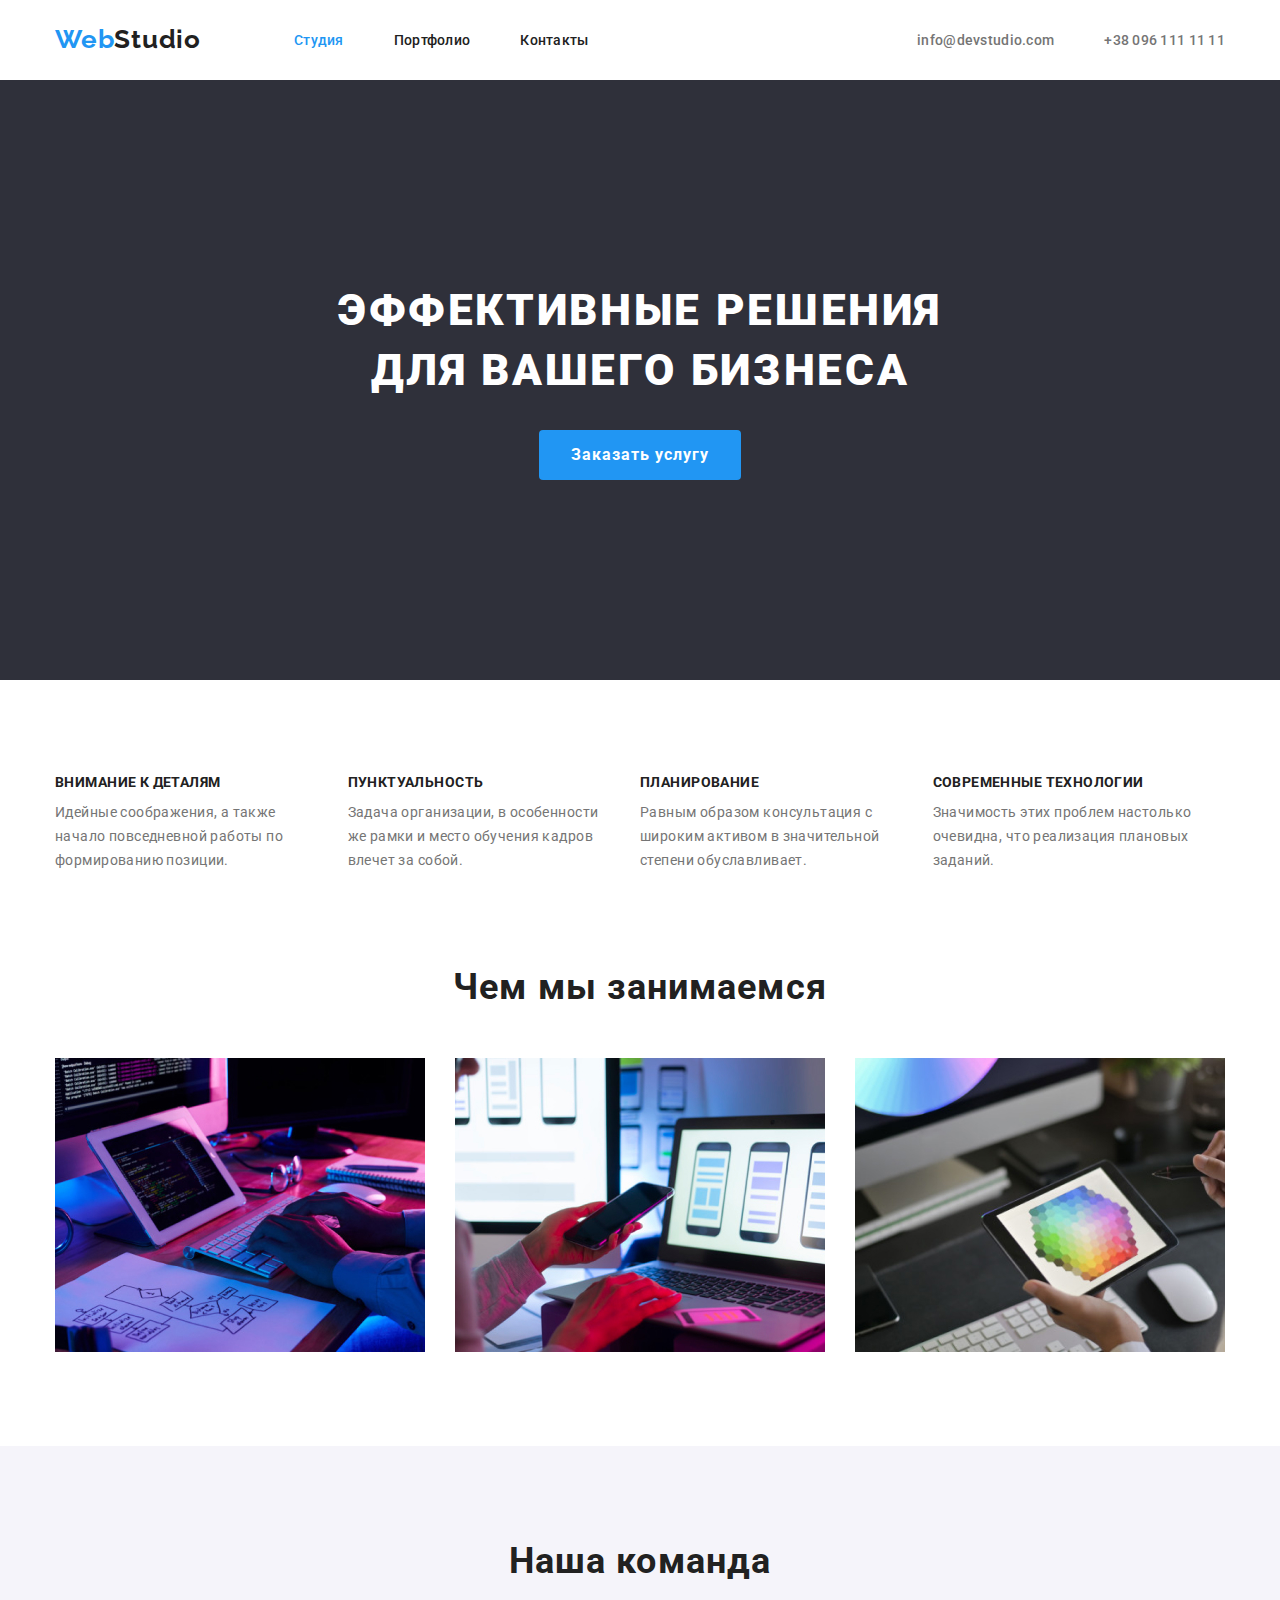
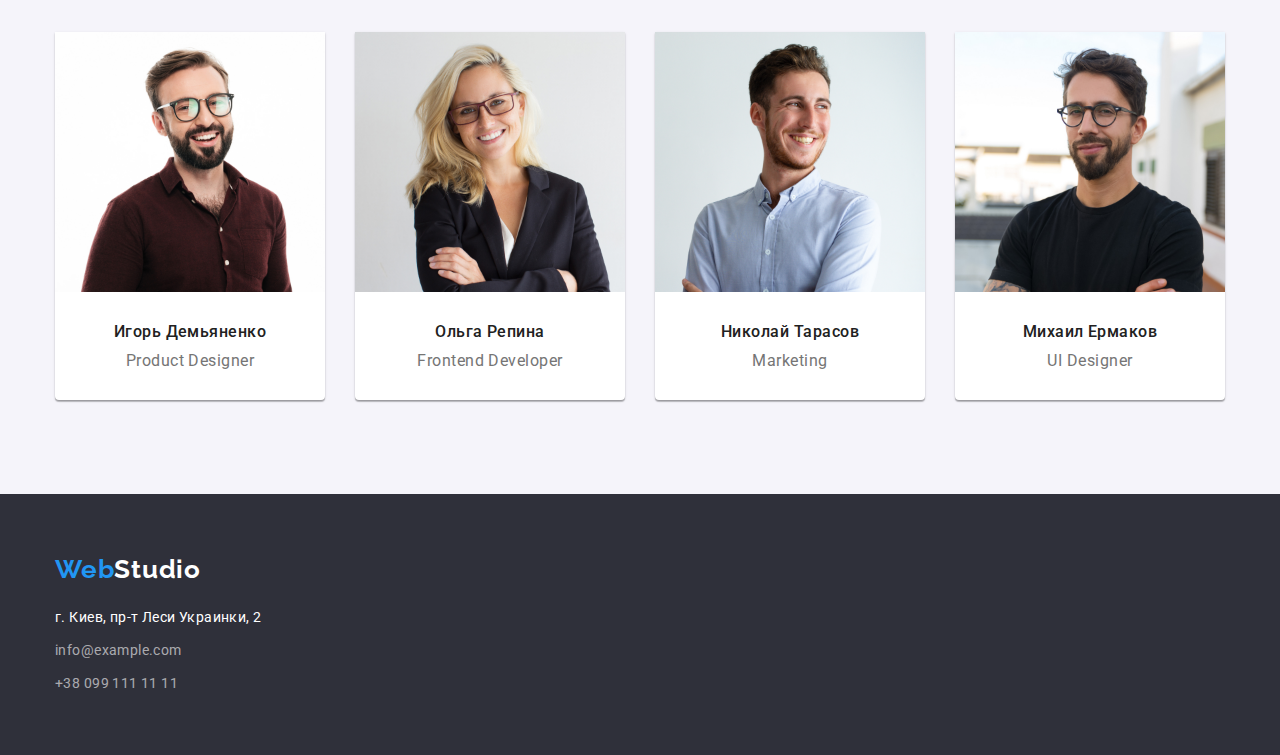
<file: index.html>
<!DOCTYPE html>
<html lang="ru">

<head>
    <meta charset="UTF-8">
    <meta http-equiv="X-UA-Compatible" content="IE=edge">
    <meta name="viewport" content="width=device-width, initial-scale=1.0">
    <title>WebStudio</title>

    <link rel="preconnect" href="https://fonts.googleapis.com">
    <link rel="preconnect" href="https://fonts.gstatic.com" crossorigin>
    <link
        href="https://fonts.googleapis.com/css2?family=Raleway:wght@700&family=Roboto:wght@400;500;700;900&display=swap"
        rel="stylesheet">

    <link
        rel="stylesheet"
        href="https://cdnjs.cloudflare.com/ajax/libs/modern-normalize/1.1.0/modern-normalize.min.css"/>

    <link rel="stylesheet" href="./css/common.css">
    <link rel="stylesheet" href="./css/main.css">
</head>

<body class="body">

    <header class="page-header">
        <div class="conteiner header">
            <a href="./index.html" class="logo"><span class="web"> Web</span><span class="studio-header">Studio</span>
            </a>

            <nav class="site-nav">
                <ul class="nav-list">
                    <li class="nav-list-item"><a href="./index.html" class="link current">Студия</a> </li>
                    <li class="nav-list-item"><a href="./portfolio.html" class="link">Портфолио</a> </li>
                    <li class="nav-list-item"><a href="" class="link">Контакты</a> </li>
                </ul>
            </nav>
            
            <ul class="header-contacts">
                <li class="header-contacts-item"><a href="" class="link">info@devstudio.com</a> </li>
                <li class="header-contacts-item"><a href="" class="link">+38 096 111 11 11</a> </li>
            </ul>
        </div>

    </header>


    <main class="main">
        <!-- секция-1 -->
        <section class="hero">
            <div class="conteiner">
                <h1 class="hero-title">Эффективные решения <br> для вашего бизнеса</h1>
                <a href="" class="hero-button">Заказать услугу</a>
            </div>
        </section>
        
        <!-- секция-2 -->
        <section class="our-benefits common-padding">
            <div class="conteiner">
                <h2 class="section-title section-title-hidden">Наши преимущества</h2>
                
                <ul class="benefits">
                    <li class="benefits-item">
                        <h3 class="benefits-item-title">Внимание к деталям</h3>
                        <p class="benefits-item-text">Идейные соображения, а также начало повседневной работы по формированию
                            позиции.</p>
                    </li>
                    <li class="benefits-item">
                        <h3 class="benefits-item-title">Пунктуальность</h3>
                        <p class="benefits-item-text">Задача организации, в особенности же рамки и место обучения кадров влечет за
                            собой.
                        </p>
                    </li>
                    <li class="benefits-item">
                        <h3 class="benefits-item-title">Планирование</h3>
                        <p class="benefits-item-text">Равным образом консультация с широким активом в значительной степени
                            обуславливает.
                        </p>
                    </li>
                    <li class="benefits-item">
                        <h3 class="benefits-item-title">Современные технологии</h3>
                        <p class="benefits-item-text">Значимость этих проблем настолько очевидна, что реализация плановых заданий.
                        </p>
                    </li>
                </ul>

            </div>
        
        
            <div class="conteiner">
                <div class="our-benefits-bottom ">
                    <h2 class="section-title ">Чем мы занимаемся</h2>
                    <ul class="wwd">
                        <li class="wwd-item">
                            <img src="./images/img1.jpg" alt="Десктопные приложения" width="370">
                        </li>
                        <li class="wwd-item">
                            <img src="./images/img2.jpg" alt="Мобильные приложения" width="370">
                        </li>
                        <li class="wwd-item">
                            <img src="./images/img3.jpg" alt="Дизайнерские решения" width="370">
                        </li>
                    </ul>
                </div>    
            </div>
            
        
        </section>
        
        <!-- секция-3 -->
        <section class="section-our-team common-padding">
            <div class="conteiner">
                <h2 class="section-title">Наша команда</h2>
                <ul class="team-list">
                    <li class="team-list-item">
                        <img src="./images/ot-01.jpg" alt="фото дизайнера" width="270">
                        <h3 class="name">Игорь Демьяненко</h3>
                        <p class="position">Product Designer</p>
                    </li>
                    <li class="team-list-item">
                        <img src="./images/ot-02.jpg" alt="фото разработчика" width="270">
                        <h3 class="name">Ольга Репина</h3>
                        <p class="position">Frontend Developer</p>
                    </li>
                    <li class="team-list-item">
                        <img src="./images/ot-03.jpg" alt="фото маркетолога" width="270">
                        <h3 class="name">Николай Тарасов</h3>
                        <p class="position">Marketing</p>
                    </li>
                    <li class="team-list-item">
                        <img src="./images/ot-04.jpg" alt="фото дизайнера" width="270">
                        <h3 class="name">Михаил Ермаков</h3>
                        <p class="position">UI Designer</p>
                    </li>
                </ul>
            
            </div>
            
        </section>


            

    </main>


    <footer class="footer">
        <div class="conteiner">
            <a href="./index.html" class="logo"><span class="web"> Web</span><span class="studio-footer">Studio</span> </a>
            <address class="footer-city">
                г. Киев, пр-т Леси Украинки, 2
            </address>
            
            <address class="footer-contacts">
                <ul class="contact-list">
                    <li class="contact-item">
                        <p>info@example.com</p>
                    </li>
                    <li class="contact-item">
                        <p>+38 099 111 11 11</p>
                    </li>
            
                </ul>
            </address>
        </div>
    </footer>

</body>

</html>
</file>
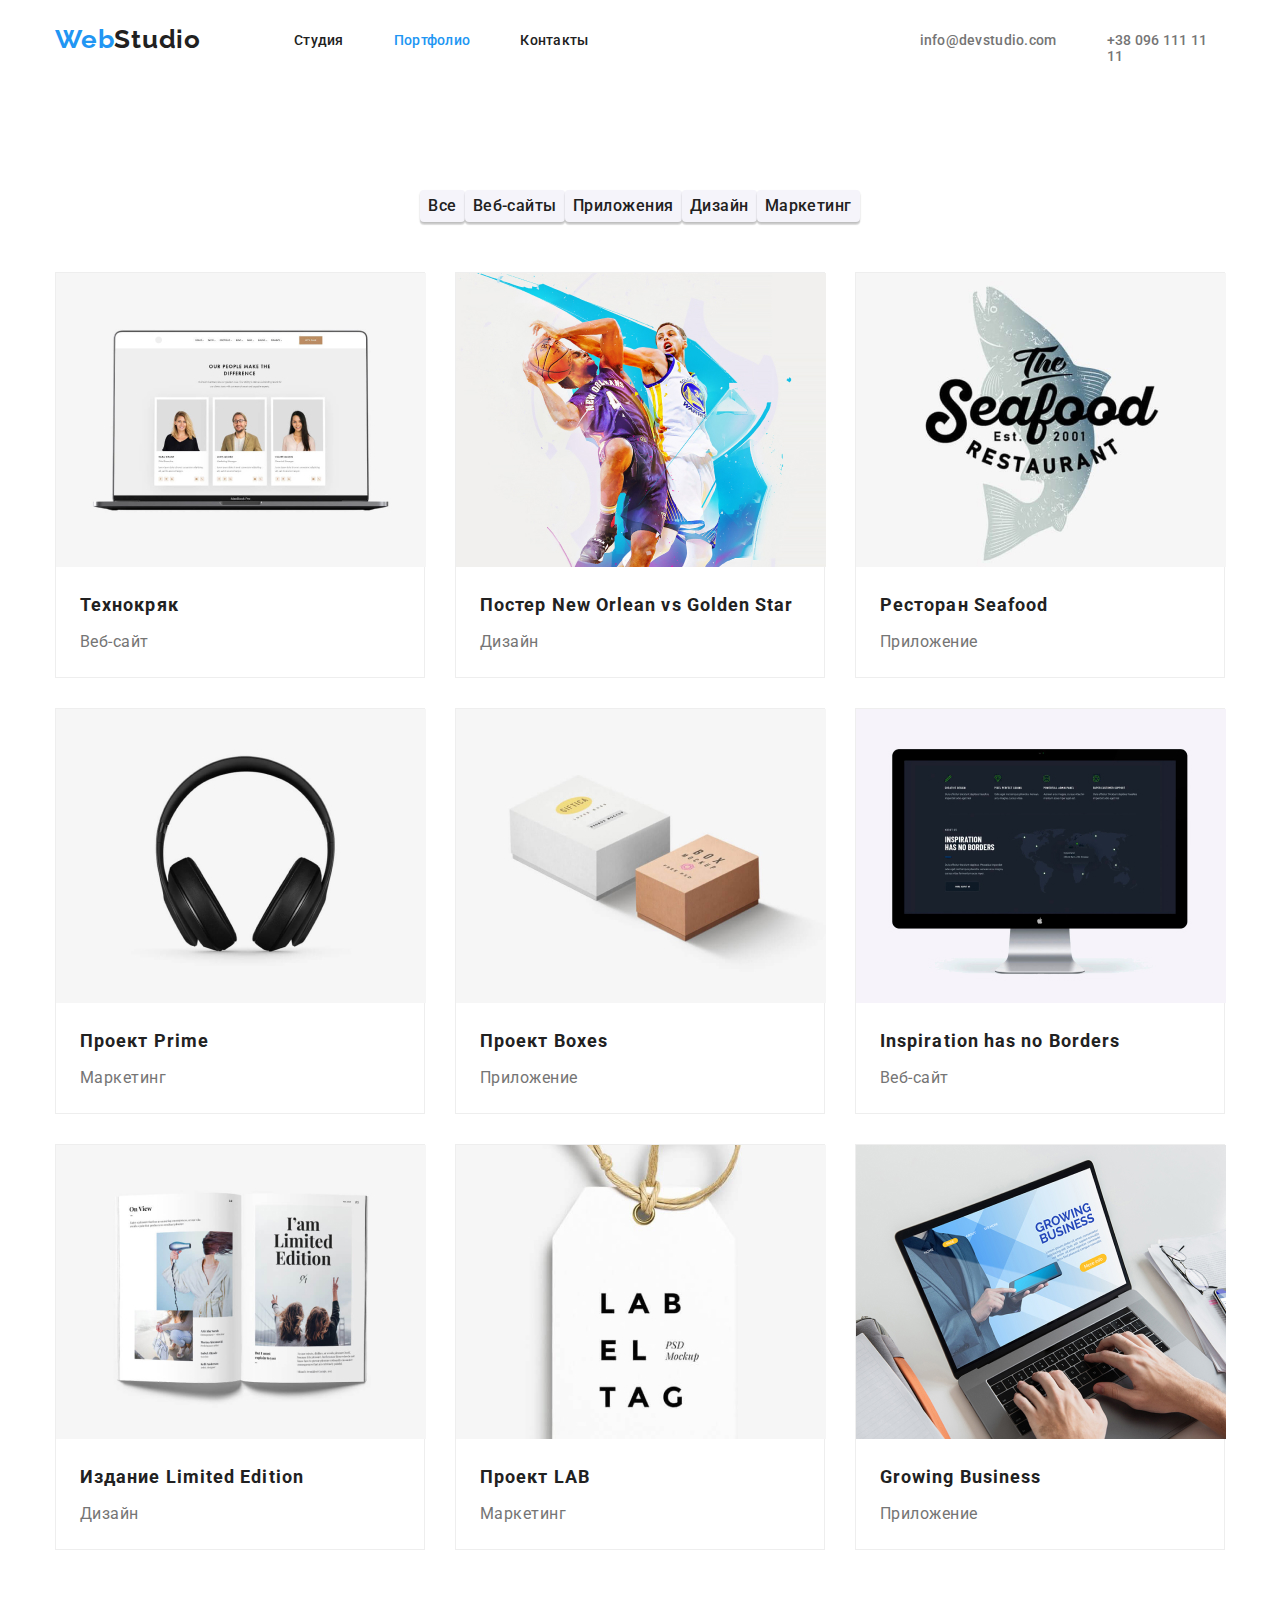
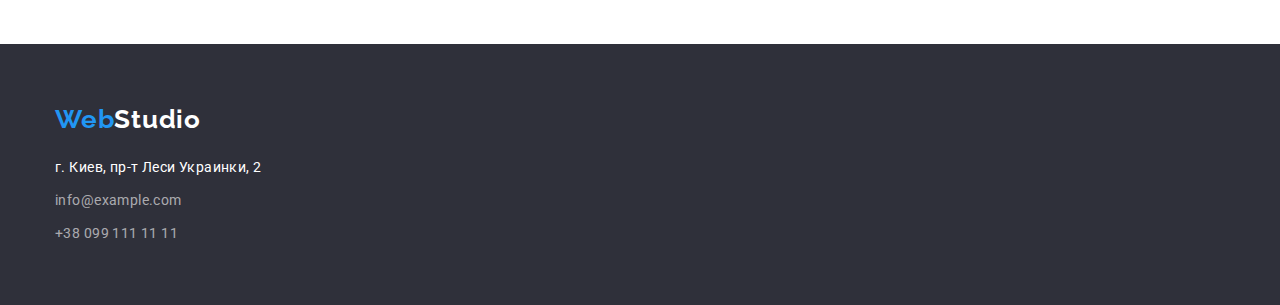
<file: portfolio.html>
<!DOCTYPE html>
<html lang="en">

<head>
    <meta charset="UTF-8">
    <meta http-equiv="X-UA-Compatible" content="IE=edge">
    <meta name="viewport" content="width=device-width, initial-scale=1.0">
    <title>Portfolio</title>

    <link rel="preconnect" href="https://fonts.googleapis.com">
    <link rel="preconnect" href="https://fonts.gstatic.com" crossorigin>
    <link
        href="https://fonts.googleapis.com/css2?family=Raleway:wght@700&family=Roboto:wght@400;500;700;900&display=swap"
        rel="stylesheet">

    <link 
        rel="stylesheet" 
        href="https://cdnjs.cloudflare.com/ajax/libs/modern-normalize/1.1.0/modern-normalize.min.css" />

    <link rel="stylesheet" href="./css/common.css">
    <link rel="stylesheet" href="./css/portfolio.css">
</head>

<body class="body">

    <header class="page-header">
        <div class="conteiner header">
            <a href="./index.html" class="logo"><span class="web"> Web</span><span class="studio-header">Studio</span>
            </a>

            <nav class="site-nav">
                <ul class="nav-list">
                    <li class="nav-list-item"><a href="./index.html" class="link">Студия</a> </li>
                    <li class="nav-list-item"><a href="./portfolio.html" class="link current">Портфолио</a> </li>
                    <li class="nav-list-item"><a href="" class="link">Контакты</a> </li>
                </ul>
            </nav>

            <ul class="header-contacts">
                <li class="header-contacts-item"><a href="" class="link">info@devstudio.com</a> </li>
                <li class="header-contacts-item"><a href="" class="link">+38 096 111 11 11</a> </li>
            </ul>
        </div>

    </header>

    <main class="main">
        <div class="conteiner">
            <section class="our-projects">
                <h1 class="title">Our projects</h1>
                <ul class="nav">
                    <li class="nav-item"><button type="button" class="projects-buttom">Все</button></li>
                    <li class="nav-item"><button type="button" class="projects-buttom">Веб-сайты</button></li>
                    <li class="nav-item"><button type="button" class="projects-buttom">Приложения</button></li>
                    <li class="nav-item"><button type="button" class="projects-buttom">Дизайн</button></li>
                    <li class="nav-item"><button type="button" class="projects-buttom">Маркетинг</button></li>
                </ul>

                <div class="projects">
                    <ul class="projects-item">
                        <li class="item">
                            <a href="">
                                <img src="./images/porf1.jpg" alt="Фото проекта" width="370">
                                <h2 class="project-title">Технокряк</h2>
                                <p class="project-filter">Веб-сайт</p>
                                <!-- <p class="project-text">Технокряк это современная площадка распространения коронавируса.
                                    Компании используют эту
                                    платформу для цифрового
                                    шпионажа и атак на защищённые сервера конкурентов.</p> -->
                            </a>
                        </li>
                        <li class="item">
                            <a href="">
                                <img src="./images/porf2.jpg" alt="Фото проекта" width="370">
                                <h2 class="project-title">Постер New Orlean vs Golden Star</h2>
                                <p class="project-filter">Дизайн</p>
                                <!-- <p class="project-text">Технокряк это современная площадка распространения коронавируса.
                                    Компании используют эту
                                    платформу для цифрового
                                    шпионажа и атак на защищённые сервера конкурентов.</p> -->
                            </a>
                        </li>
                        <li class="item">
                            <a href="">
                                <img src="./images/porf3.jpg" alt="Фото проекта" width="370">
                                <h2 class="project-title">Ресторан Seafood</h2>
                                <p class="project-filter">Приложение</p>
                                <!-- <p class="project-text">Технокряк это современная площадка распространения коронавируса.
                                    Компании используют эту
                                    платформу для цифрового
                                    шпионажа и атак на защищённые сервера конкурентов.</p> -->
                            </a>
                        </li>
                        <li class="item">
                            <a href="">
                                <img src="./images/porf4.jpg" alt="Фото проекта" width="370">
                                <h2 class="project-title">Проект Prime</h2>
                                <p class="project-filter">Маркетинг</p>
                                <!-- <p class="project-text">Технокряк это современная площадка распространения коронавируса.
                                    Компании используют эту
                                    платформу для цифрового
                                    шпионажа и атак на защищённые сервера конкурентов.</p> -->
                            </a>
                        </li>
                        <li class="item">
                            <a href="">
                                <img src="./images/porf5.jpg" alt="Фото проекта" width="370">
                                <h2 class="project-title">Проект Boxes</h2>
                                <p class="project-filter">Приложение</p>
                                <!-- <p class="project-text">Технокряк это современная площадка распространения коронавируса.
                                    Компании используют эту
                                    платформу для цифрового
                                    шпионажа и атак на защищённые сервера конкурентов.</p> -->
                            </a>
                        </li>
                        <li class="item">
                            <a href="">
                                <img src="./images/porf6.jpg" alt="Фото проекта" width="370">
                                <h2 class="project-title">Inspiration has no Borders</h2>
                                <p class="project-filter">Веб-сайт</p>
                                <!-- <p class="project-text">Технокряк это современная площадка распространения коронавируса.
                                    Компании используют эту
                                    платформу для цифрового
                                    шпионажа и атак на защищённые сервера конкурентов.</p> -->
                            </a>
                        </li>
                        <li class="item">
                            <a href="">
                                <img src="./images/porf7.jpg" alt="Фото проекта" width="370">
                                <h2 class="project-title">Издание Limited Edition</h2>
                                <p class="project-filter">Дизайн</p>
                                <!-- <p class="project-text">Технокряк это современная площадка распространения коронавируса.
                                    Компании используют эту
                                    платформу для цифрового
                                    шпионажа и атак на защищённые сервера конкурентов.</p> -->
                            </a>
                        </li>
                        <li class="item">
                            <a href="">
                                <img src="./images/porf8.jpg" alt="Фото проекта" width="370">
                                <h2 class="project-title">Проект LAB</h2>
                                <p class="project-filter">Маркетинг</p>
                                <!-- <p class="project-text">Технокряк это современная площадка распространения коронавируса.
                                    Компании используют эту
                                    платформу для цифрового
                                    шпионажа и атак на защищённые сервера конкурентов.</p> -->
                            </a>
                        </li>
                        <li class="item">
                            <a href="">
                                <img src="./images/porf9.jpg" alt="Фото проекта" width="370">
                                <h2 class="project-title">Growing Business</h2>
                                <p class="project-filter">Приложение</p>
                                <!-- <p class="project-text">Технокряк это современная площадка распространения коронавируса.
                                    Компании используют эту
                                    платформу для цифрового
                                    шпионажа и атак на защищённые сервера конкурентов.</p> -->
                            </a>
                        </li>
                    </ul>
                    </section>

                </div>
            
                

        </div>
        

    </main>

    <footer class="footer">
        <div class="conteiner">
            <a href="./index.html" class="logo"><span class="web"> Web</span><span class="studio-footer">Studio</span> </a>
            <address class="footer-city">
                г. Киев, пр-т Леси Украинки, 2
            </address>
    
            <address class="footer-contacts">
                <ul class="contact-list">
                    <li class="contact-item">
                        <p>info@example.com</p>
                    </li>
                    <li class="contact-item">
                        <p>+38 099 111 11 11</p>
                    </li>
    
                </ul>
            </address>
        </div>
    </footer>


</body>

</html>
</file>
<file: css/common.css>
html {
  box-sizing: border-box;
}

*,
*::before,
*::after {
  box-sizing: inherit;
}

ul {
  list-style: none;
}

:root {
  --primary-text-color: #757575;
  --title-text-color: #212121;
  --accent-color: #2196f3;
}

/* header */
.page {
  background-color: #ececec;
  color: var(--title-text-color);
}

.logo .web {
  color: var(--accent-color);
}
.logo .studio {
  color: #000000;
}

.site-nav .link {
  color: #212121;
}

.site-nav .link:hover,
.site-nav .link:focus {
  color: var(--accent-color);
}

.site-nav .link.current {
  color: var(--accent-color);
}

.header-contacts .link {
  color: #757575;
}

.header-contacts .link:hover,
.header-contacts .link:focus {
  color: var(--accent-color);
}

/* footer */

.footer-city {
  color: white;
}

.footer-contacts {
  color: rgba(255, 255, 255, 0.6);
}
</file>
<file: css/main.css>
html,
* {
  box-sizing: border-box;
}

*,
*::before,
*::after {
  box-sizing: border-box;
}

ul {
  list-style: none;
  margin: 0;
  padding: 0;
}

a {
  text-decoration: none;
}

p {
  margin: 0;
}

img {
  display: block;
}

:root {
  --primary-text-color: #757575;
  --title-text-color: #212121;
  --accent-color: #2196f3;
}

.link {
  margin: 0;
  padding: 0;
}

.body {
  background-color: #ffffff;
  color: var(--title-text-color);
  font-family: Roboto, sans-serif;
}

/* header */

.page-header .header {
  display: flex;
}

.logo {
  margin-right: 93px;
  padding-top: 24px;
  padding-bottom: 25px;
  font-family: Raleway;
  font-weight: bold;
  font-size: 26px;
  line-height: 31px;
  letter-spacing: 0.03em;
}

.logo .web {
  color: var(--accent-color);
}
.logo .studio-header {
  color: var(--title-text-color);
}

.site-nav {
  display: flex;
}

.nav-list {
  display: flex;
}

.nav-list-item:not(:last-child) {
  margin-right: 50px;
}

.nav-list .link {
  display: block;
  font-weight: 500;
  font-size: 14px;
  line-height: 16px;
  letter-spacing: 0.02em;
  color: #212121;
  padding-top: 32px;
  padding-bottom: 32px;
}

.nav-list .link:hover,
.nav-list .link:focus {
  color: var(--accent-color);
}

.nav-list .link.current {
  color: var(--accent-color);
}

.header-contacts {
  display: flex;
  margin-left: auto;
}

.header-contacts .header-contacts-item:not(:last-child) {
  width: max-content;
}

.header-contacts-item:not(:last-child) {
  margin-right: 50px;
}

.header-contacts .link {
  display: block;
  font-weight: 500;
  font-size: 14px;
  line-height: 16px;
  letter-spacing: 0.02em;
  color: #757575;
  padding-top: 32px;
  padding-bottom: 32px;
}

.header-contacts .link:hover,
.header-contacts .link:focus {
  color: var(--accent-color);
}

/* hero section */

.conteiner {
  margin-left: auto;
  margin-right: auto;
  padding: 0 15px;
  width: 1200px;
}

.hero {
  padding: 200px 0;
  background-color: #2f303a;
  text-align: center;
}

.hero-title {
  margin-top: 0;
  margin-bottom: 30px;
  font-weight: 900;
  font-size: 44px;
  line-height: 60px;
  letter-spacing: 0.06em;
  text-transform: uppercase;
  color: #ffffff;
}

.hero-button {
  display: inline-block;
  border-radius: 4px;
  padding: 10px 32px;
  font-weight: bold;
  font-size: 16px;
  line-height: 30px;
  letter-spacing: 0.06em;
  color: white;
  background-color: var(--accent-color);
}

/* section */
.section-title-hidden {
  display: none;
}

.section-title {
  font-weight: bold;
  font-size: 36px;
  line-height: 42px;
  text-align: center;
  letter-spacing: 0.03em;
  color: var(--title-text-color);
}

/* benefits */

.our-benefits {
  background-color: white;
}

.our-benefits-bottom {
  margin-top: 94px;
}

.benefits {
  display: flex;
}

.benefits-item {
  width: 270px;
  margin-right: 30px;
}

.benefits-item-title {
  padding-bottom: 10px;
  margin: 0;
}

.text .benefits-item:last-child {
  margin-right: 0;
}

.benefits-item-text {
  margin: 0;
}

.benefits .benefits-item-title {
  font-weight: bold;
  font-size: 14px;
  line-height: 16px;
  letter-spacing: 0.03em;
  text-transform: uppercase;
  color: var(--title-text-color);
}

.benefits .benefits-item-text {
  font-size: 14px;
  line-height: 24px;
  letter-spacing: 0.03em;
  color: var(--primary-text-color);
}

/* our team */

.wwd {
  display: flex;
}

.wwd-item {
  margin-right: 30px;
}

.wwd-item:last-child {
  margin-right: 0px;
}

.section-title {
  margin-top: 0;
  margin-bottom: 50px;
}

.team-list {
  display: flex;
}

.team-list-item {
  margin-right: 30px;
  box-shadow: 0px 1px 3px rgba(0, 0, 0, 0.12), 0px 1px 1px rgba(0, 0, 0, 0.14),
    0px 2px 1px rgba(0, 0, 0, 0.2);
  border-radius: 0px 0px 4px 4px;
  background-color: #ffffff;
}

.team-list-item:last-child {
  margin-right: 0px;
}

.section-our-team {
  background-color: #f5f4fa;
}

.common-padding {
  padding: 94px 15px;
}

.team-list .name {
  margin: 0;
  padding: 0;
  padding-top: 30px;
  font-weight: 500;
  font-size: 16px;
  line-height: 19px;
  text-align: center;
  letter-spacing: 0.03em;
  color: var(--title-text-color);
}

.team-list .position {
  margin: 0;
  padding: 0;
  margin-top: 10px;
  padding-bottom: 30px;
  font-size: 16px;
  line-height: 19px;
  text-align: center;
  letter-spacing: 0.03em;
  color: var(--primary-text-color);
}

/* footer */

.footer {
  padding-top: 60px;
  padding-bottom: 60px;
  background-color: #2f303a;
}

.studio-footer {
  color: white;
}

.footer-city {
  margin-top: 20px;
  font-style: normal;
  font-size: 14px;
  line-height: 24px;
  letter-spacing: 0.03em;
  color: white;
}

.footer-contacts .contact-item {
  margin-top: 9px;
  font-style: normal;
  font-size: 14px;
  line-height: 24px;
  letter-spacing: 0.03em;
  color: rgba(255, 255, 255, 0.6);
}
</file>
<file: css/portfolio.css>
html,
* {
  box-sizing: border-box;
}

*,
*::before,
*::after {
  box-sizing: border-box;
}

ul {
  list-style: none;
  margin: 0;
  padding: 0;
}

a {
  text-decoration: none;
}

p {
  margin: 0;
}

h2 {
  margin: 0;
}

img {
  display: block;
}

:root {
  --primary-text-color: #757575;
  --title-text-color: #212121;
  --accent-color: #2196f3;
}

.link {
  margin: 0;
  padding: 0;
}

.body {
  background-color: #ffffff;
  color: var(--title-text-color);
  font-family: Roboto, sans-serif;
}

/* header */

.page-header .header {
  display: flex;
}

.logo {
  margin-right: 93px;
  padding-top: 24px;
  padding-bottom: 25px;
  font-family: Raleway;
  font-weight: bold;
  font-size: 26px;
  line-height: 31px;
  letter-spacing: 0.03em;
}

.logo .web {
  color: var(--accent-color);
}
.logo .studio-header {
  color: var(--title-text-color);
}

.site-nav {
  display: flex;
}

.nav-list {
  display: flex;
  margin-right: 331px;
}

.nav-list-item:not(:last-child) {
  margin-right: 50px;
}

.nav-list .link {
  display: block;
  font-weight: 500;
  font-size: 14px;
  line-height: 16px;
  letter-spacing: 0.02em;
  color: #212121;
  padding-top: 32px;
  padding-bottom: 32px;
}

.nav-list .link:hover,
.nav-list .link:focus {
  color: var(--accent-color);
}

.nav-list .link.current {
  color: var(--accent-color);
}

.header-contacts {
  display: flex;
}

.header-contacts .header-contacts-item:not(:last-child) {
  width: max-content;
}

.header-contacts-item:not(:last-child) {
  margin-right: 50px;
}

.header-contacts .link {
  display: block;
  font-weight: 500;
  font-size: 14px;
  line-height: 16px;
  letter-spacing: 0.02em;
  color: #757575;
  padding-top: 32px;
  padding-bottom: 32px;
}

.header-contacts .link:hover,
.header-contacts .link:focus {
  color: var(--accent-color);
}
/* main */

.main {
  background-color: #ffffff;
}

.conteiner {
  margin-left: auto;
  margin-right: auto;
  padding: 0 15px;
  width: 1200px;
}

.our-projects {
  padding: 94px 0;
}

.title {
  display: none;
}

.nav {
  display: flex;
  justify-content: center;
  margin-bottom: 50px;
}

.projects-buttom {
  font-weight: 500;
  font-size: 16px;
  line-height: 26px;
  text-align: center;
  letter-spacing: 0.03em;
  color: var(--title-text-color);
  background-color: #f5f4fa;
  box-shadow: 0px 3px 1px rgba(0, 0, 0, 0.1), 0px 1px 2px rgba(0, 0, 0, 0.08),
    0px 2px 2px rgba(0, 0, 0, 0.12);
  border-radius: 4px;
  border-color: transparent;
}

.projects-buttom:hover,
.projects-buttom:focus {
  background-color: var(--accent-color);
  color: white;
}

.projects-item {
  display: flex;
  flex-wrap: wrap;
}

.item {
  margin-right: 30px;
  margin-bottom: 30px;
  padding-bottom: 20px;
  width: 370px;
  background: #ffffff;
  border: 1px solid #eeeeee;
}

.item:nth-child(3n) {
  margin-right: 0;
}

.item:nth-last-child(-n + 3) {
  margin-bottom: 0;
}

.project-title {
  margin: 20px 24px 0 24px;
  font-weight: bold;
  font-size: 18px;
  line-height: 36px;
  letter-spacing: 0.06em;
  color: #212121;
}

.project-filter {
  margin: 4px 24px 0 24px;
  font-size: 16px;
  line-height: 30px;
  letter-spacing: 0.03em;
  color: #757575;
}

.project-text {
  font-size: 18px;
  line-height: 28px;
  letter-spacing: 0.03em;
  color: #ffffff;
}

/* footer */

.footer {
  padding-top: 60px;
  padding-bottom: 60px;
  background-color: #2f303a;
}

.studio-footer {
  color: white;
}

.footer-city {
  margin-top: 20px;
  font-style: normal;
  font-size: 14px;
  line-height: 24px;
  letter-spacing: 0.03em;
  color: white;
}

.footer-contacts .contact-item {
  margin-top: 9px;
  font-style: normal;
  font-size: 14px;
  line-height: 24px;
  letter-spacing: 0.03em;
  color: rgba(255, 255, 255, 0.6);
}
</file>
